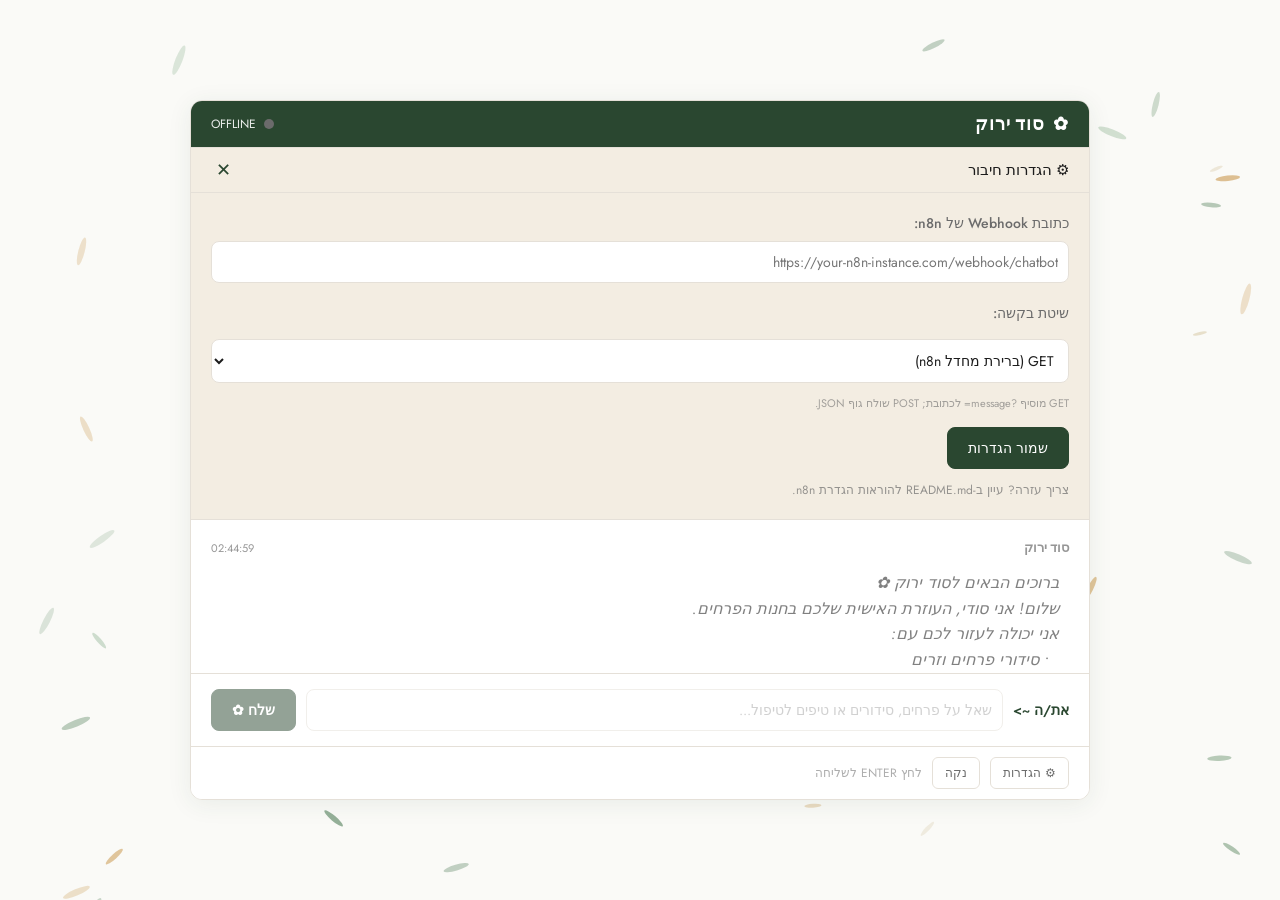
<file: index.html>
<!DOCTYPE html>
<html lang="he" dir="rtl">
<head>
    <meta charset="UTF-8">
    <meta name="viewport" content="width=device-width, initial-scale=1.0">
    <title>סוד ירוק — עוזר חנות פרחים</title>
    <link rel="preconnect" href="https://fonts.googleapis.com">
    <link rel="preconnect" href="https://fonts.gstatic.com" crossorigin>
    <link href="https://fonts.googleapis.com/css2?family=Cormorant+Garamond:ital,wght@0,400;0,600;0,700;1,400&family=Jost:wght@300;400;500;600&display=swap" rel="stylesheet">
    <link rel="stylesheet" href="styles.css">
</head>
<body>
    <!-- Floating petal background effect -->
    <canvas id="petalCanvas" class="petal-canvas"></canvas>

    <!-- Main terminal container -->
    <div class="terminal-container">
        <!-- Terminal header -->
        <div class="terminal-header">
            <div class="terminal-title">
                <span class="terminal-icon">✿</span>
                <span>סוד ירוק</span>
            </div>
            <div class="terminal-status">
                <span class="status-indicator" id="statusIndicator"></span>
                <span id="statusText">לא מחובר</span>
            </div>
        </div>

        <!-- Configuration panel -->
        <div class="config-panel" id="configPanel">
            <div class="config-header">
                <span>⚙ הגדרות חיבור</span>
                <button class="config-toggle" id="configToggle">✕</button>
            </div>
            <div class="config-content">
                <label for="webhookUrl">כתובת Webhook של n8n:</label>
                <input
                    type="text"
                    id="webhookUrl"
                    placeholder="https://your-n8n-instance.com/webhook/chatbot"
                    autocomplete="off"
                >
                <div class="config-method">
                    <label for="httpMethod">שיטת בקשה:</label>
                    <select id="httpMethod" class="config-select">
                        <option value="GET" selected>GET (ברירת מחדל n8n)</option>
                        <option value="POST">POST</option>
                    </select>
                    <p class="config-hint-small">GET מוסיף ?message= לכתובת; POST שולח גוף JSON.</p>
                </div>
                <button id="saveConfig" class="config-save-btn">שמור הגדרות</button>
                <p class="config-hint">צריך עזרה? עיין ב-README.md להוראות הגדרת n8n.</p>
            </div>
        </div>

        <!-- Messages container -->
        <div class="terminal-body" id="terminalBody">
            <div class="message-container" id="messageContainer">
                <!-- Messages will be appended here -->
            </div>
        </div>

        <!-- Input area -->
        <div class="terminal-input">
            <span class="prompt">את/ה ~></span>
            <input
                type="text"
                id="messageInput"
                class="input-field"
                placeholder="שאל על פרחים, סידורים או טיפים לטיפול..."
                autocomplete="off"
                disabled
            >
            <button id="sendButton" class="send-btn" disabled>שלח ✿</button>
        </div>

        <!-- Footer controls (config + clear buttons) -->
        <div class="terminal-footer">
            <button id="configButton" class="footer-btn">⚙ הגדרות</button>
            <button id="clearButton" class="footer-btn">נקה</button>
            <span class="footer-info">לחץ ENTER לשליחה</span>
        </div>
    </div>

    <script src="script.js"></script>
</body>
</html>
</file>
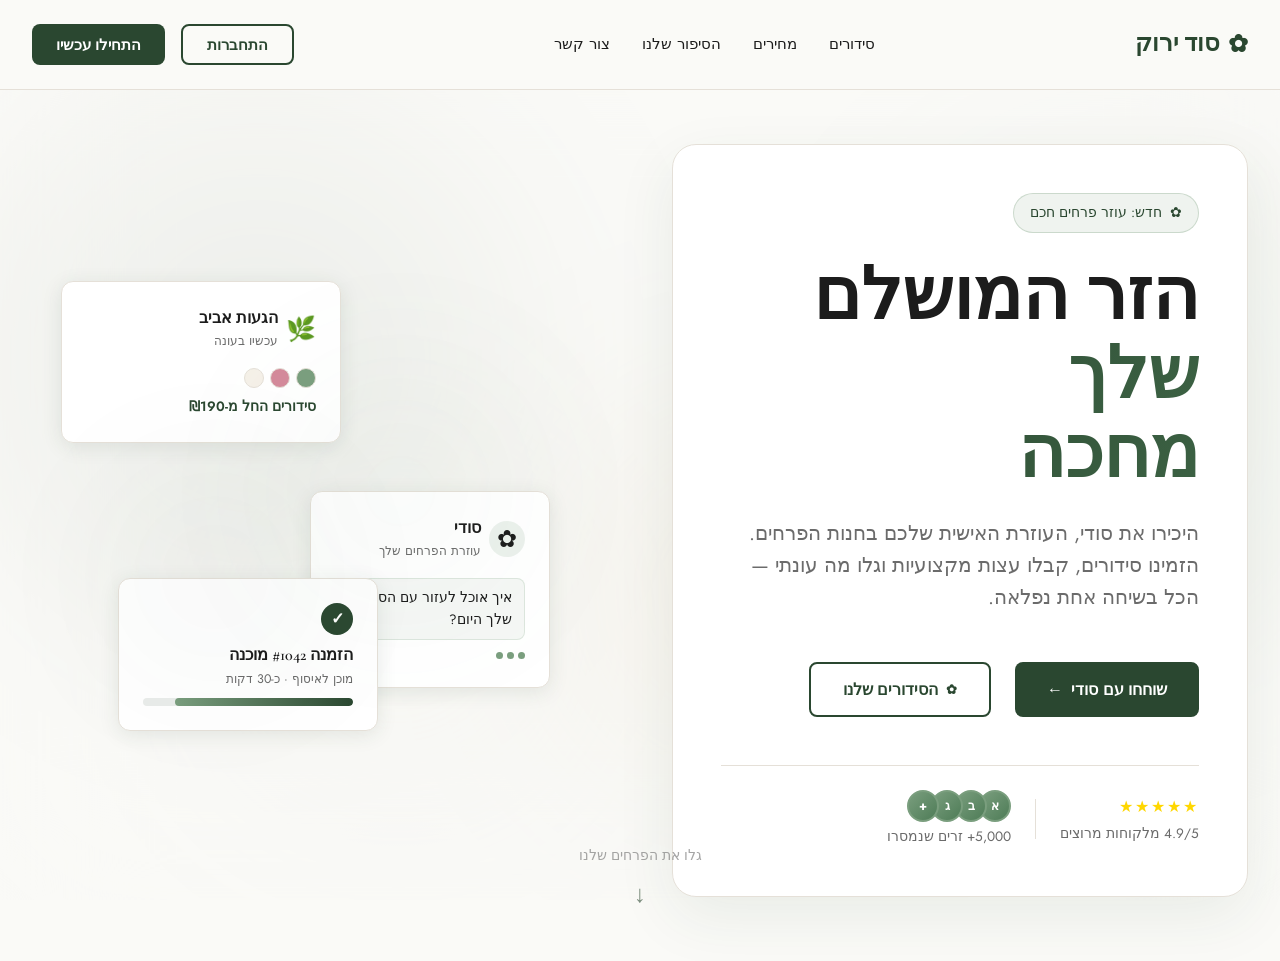
<file: landing.html>
<!DOCTYPE html>
<html lang="he" dir="rtl">
<head>
    <meta charset="UTF-8">
    <meta name="viewport" content="width=device-width, initial-scale=1.0">
    <title>סוד ירוק — עוזר חנות הפרחים שלך</title>
    <link rel="preconnect" href="https://fonts.googleapis.com">
    <link rel="preconnect" href="https://fonts.gstatic.com" crossorigin>
    <link href="https://fonts.googleapis.com/css2?family=Cormorant+Garamond:ital,wght@0,400;0,600;0,700;1,400&family=Jost:wght@300;400;500;600&display=swap" rel="stylesheet">
    <link rel="stylesheet" href="landing-styles.css">
</head>
<body>
    <!-- Animated gradient mesh background -->
    <canvas id="gradientCanvas" class="gradient-canvas"></canvas>

    <!-- Navigation -->
    <nav class="navbar">
        <div class="nav-container">
            <div class="nav-logo">
                <span class="logo-icon">✿</span>
                <span class="logo-text">סוד ירוק</span>
            </div>
            <div class="nav-links">
                <a href="#features">סידורים</a>
                <a href="#pricing">מחירים</a>
                <a href="#about">הסיפור שלנו</a>
                <a href="#contact">צור קשר</a>
            </div>
            <div class="nav-actions">
                <button class="nav-btn-secondary">התחברות</button>
                <button class="nav-btn-primary">התחילו עכשיו</button>
            </div>
        </div>
    </nav>

    <!-- Hero Section -->
    <section class="hero-section">
        <div class="hero-container">
            <!-- Left: Content -->
            <div class="hero-content">
                <div class="glass-card">
                    <div class="badge">
                        <span class="badge-icon">✿</span>
                        <span>חדש: עוזר פרחים חכם</span>
                    </div>

                    <h1 class="hero-title">
                        הזר המושלם
                        <span class="gradient-text">שלך</span>
                        <span class="gradient-text">מחכה</span>
                    </h1>

                    <p class="hero-subtitle">
                        היכירו את סודי, העוזרת האישית שלכם בחנות הפרחים. הזמינו סידורים, קבלו עצות מקצועיות וגלו מה עונתי — הכל בשיחה אחת נפלאה.
                    </p>

                    <div class="hero-cta">
                        <button class="btn-primary" id="primaryCTA">
                            <span>שוחחו עם סודי</span>
                            <span class="btn-arrow">←</span>
                        </button>
                        <button class="btn-secondary">
                            <span class="play-icon">✿</span>
                            <span>הסידורים שלנו</span>
                        </button>
                    </div>

                    <div class="hero-social-proof">
                        <div class="rating">
                            <div class="stars">★★★★★</div>
                            <span class="rating-text">4.9/5 מלקוחות מרוצים</span>
                        </div>
                        <div class="divider"></div>
                        <div class="users">
                            <div class="user-avatars">
                                <div class="avatar">א</div>
                                <div class="avatar">ב</div>
                                <div class="avatar">ג</div>
                                <div class="avatar">+</div>
                            </div>
                            <span class="users-text">5,000+ זרים שנמסרו</span>
                        </div>
                    </div>
                </div>
            </div>

            <!-- Right: Floating Cards -->
            <div class="hero-visual">
                <div class="card card-1 floating-card">
  <div class="card-header">
    <span class="card-icon">🌿</span>
    <div>
      <div class="card-title">הגעות אביב</div>
      <div class="card-subtitle">עכשיו בעונה</div>
    </div>
  </div>
  <div class="card-swatches">
    <span class="swatch" style="background:#7A9E7E"></span>
    <span class="swatch" style="background:#D4899A"></span>
    <span class="swatch" style="background:#F5F0E8"></span>
  </div>
  <div class="card-price">סידורים החל מ-₪190</div>
</div>

                <div class="card card-2 floating-card">
  <div class="card-header">
    <span class="card-avatar">✿</span>
    <div>
      <div class="card-title">סודי</div>
      <div class="card-subtitle">עוזרת הפרחים שלך</div>
    </div>
  </div>
  <div class="card-bubble">איך אוכל לעזור עם הסידור שלך היום?</div>
  <div class="typing-dots"><span></span><span></span><span></span></div>
</div>

                <div class="card card-3 floating-card">
  <div class="card-check">✓</div>
  <div class="card-title">הזמנה #1042 מוכנה</div>
  <div class="card-subtitle">מוכן לאיסוף · כ-30 דקות</div>
  <div class="card-progress">
    <div class="card-progress-bar" style="width:85%"></div>
  </div>
</div>

                <!-- Decorative elements -->
                <div class="glow-orb orb-1"></div>
                <div class="glow-orb orb-2"></div>
            </div>
        </div>

        <!-- Scroll indicator -->
        <div class="scroll-indicator">
            <span class="scroll-text">גלו את הפרחים שלנו</span>
            <div class="scroll-arrow">↓</div>
        </div>
    </section>

    <script src="landing-script.js"></script>
</body>
</html>
</file>
<file: styles.css>
/* Petal & Bloom Flower Shop Assistant Styles */

@import url('https://fonts.googleapis.com/css2?family=Cormorant+Garamond:ital,wght@0,400;0,600;0,700;1,400&family=Jost:wght@300;400;500;600&display=swap');

* {
    margin: 0;
    padding: 0;
    box-sizing: border-box;
}

:root {
    --green-deep: #2A4730;
    --green-mid: #4E7C57;
    --green-sage: #7A9E7E;
    --gold: #C9964A;
    --cream: #FAFAF7;
    --cream-warm: #F3EDE2;
    --white: #FFFFFF;
    --charcoal: #1C1C1C;
    --mid-gray: #6B6B6B;
    --light-border: #E5E0D8;
}

body {
    font-family: 'Jost', 'Segoe UI', sans-serif;
    background-color: #FAFAF7;
    color: #1C1C1C;
    overflow: hidden;
    height: 100vh;
    display: flex;
    align-items: center;
    justify-content: center;
}

/* Floating petal background effect */
.petal-canvas {
    position: fixed;
    top: 0;
    left: 0;
    width: 100%;
    height: 100%;
    pointer-events: none;
    z-index: 0;
    background: #FAFAF7;
}

/* Terminal container */
.terminal-container {
    position: relative;
    width: 90%;
    max-width: 900px;
    height: 85vh;
    max-height: 700px;
    background: #FFFFFF;
    border: 1px solid var(--light-border);
    border-radius: 12px;
    box-shadow: 0 4px 24px rgba(42, 71, 48, 0.08);
    display: flex;
    flex-direction: column;
    overflow: hidden;
    z-index: 1;
}

/* Terminal header */
.terminal-header {
    background: var(--green-deep);
    padding: 12px 20px;
    border-bottom: 1px solid var(--light-border);
    display: flex;
    justify-content: space-between;
    align-items: center;
}

.terminal-title {
    font-family: 'Cormorant Garamond', serif;
    font-size: 18px;
    font-weight: 700;
    color: #FFFFFF;
    letter-spacing: 0.05em;
    display: flex;
    align-items: center;
    gap: 8px;
}

.terminal-icon {
    animation: sparkle 2.5s ease-in-out infinite;
    display: inline-block;
}

.terminal-status {
    display: flex;
    align-items: center;
    gap: 8px;
    font-size: 12px;
    color: rgba(255, 255, 255, 0.9);
}

.status-indicator {
    width: 10px;
    height: 10px;
    border-radius: 50%;
    background-color: #6B6B6B;
}

.status-indicator.online {
    background-color: var(--gold);
    animation: pulse 2s infinite;
}

/* Configuration panel */
.config-panel {
    background: var(--cream-warm);
    border-bottom: 1px solid var(--light-border);
    max-height: 0;
    overflow: hidden;
    transition: max-height 0.3s ease;
}

.config-panel.show {
    max-height: 420px;
    overflow-y: auto;
}

.config-header {
    padding: 10px 20px;
    display: flex;
    justify-content: space-between;
    align-items: center;
    border-bottom: 1px solid var(--light-border);
    font-family: 'Cormorant Garamond', serif;
    font-size: 15px;
    color: var(--charcoal);
}

.config-toggle {
    background: none;
    border: none;
    color: var(--green-deep);
    cursor: pointer;
    font-size: 18px;
    padding: 0;
    width: 24px;
    height: 24px;
}

.config-toggle:hover {
    color: var(--charcoal);
}

.config-content {
    padding: 20px;
}

.config-content label {
    display: block;
    margin-bottom: 8px;
    font-size: 14px;
    color: var(--mid-gray);
    font-weight: 500;
}

.config-content input {
    width: 100%;
    background: var(--white);
    border: 1px solid var(--light-border);
    color: var(--charcoal);
    padding: 10px;
    font-family: 'Jost', sans-serif;
    font-size: 14px;
    border-radius: 8px;
    margin-bottom: 12px;
}

.config-content input:focus {
    outline: none;
    box-shadow: 0 0 0 3px rgba(78, 124, 87, 0.15);
    border-color: var(--green-mid);
}

.config-save-btn {
    background: var(--green-deep);
    border: 1px solid var(--green-deep);
    color: var(--white);
    padding: 10px 20px;
    cursor: pointer;
    font-family: 'Jost', sans-serif;
    font-size: 14px;
    font-weight: 500;
    border-radius: 8px;
    transition: all 0.2s;
}

.config-save-btn:hover {
    background: var(--green-mid);
    border-color: var(--green-mid);
}

.config-hint {
    margin-top: 12px;
    font-size: 12px;
    opacity: 0.7;
    color: var(--mid-gray);
}

.config-method {
    margin-bottom: 1rem;
    margin-top: 0.5rem;
}

.config-select {
    width: 100%;
    padding: 10px;
    background: var(--white);
    border: 1px solid var(--light-border);
    color: var(--charcoal);
    font-family: 'Jost', sans-serif;
    font-size: 14px;
    margin-top: 8px;
    margin-bottom: 8px;
    border-radius: 8px;
    cursor: pointer;
}

.config-select:focus {
    outline: none;
    box-shadow: 0 0 0 3px rgba(78, 124, 87, 0.15);
    border-color: var(--green-mid);
}

.config-hint-small {
    font-size: 11px;
    opacity: 0.6;
    margin-top: 4px;
    margin-bottom: 0;
    color: var(--mid-gray);
}

/* Terminal body (messages area) */
.terminal-body {
    flex: 1;
    overflow-y: auto;
    padding: 20px;
    background: var(--white);
}

.terminal-body::-webkit-scrollbar {
    width: 8px;
}

.terminal-body::-webkit-scrollbar-track {
    background: var(--cream-warm);
    border-radius: 4px;
}

.terminal-body::-webkit-scrollbar-thumb {
    background: rgba(122, 158, 126, 0.4);
    border-radius: 4px;
}

.terminal-body::-webkit-scrollbar-thumb:hover {
    background: var(--green-sage);
}

.message-container {
    display: flex;
    flex-direction: column;
    gap: 12px;
}

/* Message styles */
.message {
    display: flex;
    flex-direction: column;
    gap: 4px;
    animation: fadeIn 0.3s ease;
}

.message-header {
    display: flex;
    justify-content: space-between;
    align-items: center;
    font-size: 12px;
    opacity: 0.7;
    color: var(--mid-gray);
}

.message-sender {
    font-weight: 600;
    font-family: 'Cormorant Garamond', serif;
    font-size: 13px;
}

.message-time {
    font-size: 11px;
}

.message-content {
    padding: 10px;
    border-left: 2px solid var(--green-sage);
    padding-left: 12px;
    line-height: 1.6;
    color: var(--charcoal);
    white-space: pre-wrap;
}

.message.user .message-content {
    border-left-color: var(--green-sage);
    background: rgba(122, 158, 126, 0.06);
    border-radius: 0 6px 6px 0;
}

.message.bot .message-content {
    border-left-color: var(--green-deep);
    background: rgba(42, 71, 48, 0.04);
    border-radius: 0 6px 6px 0;
}

.message.system .message-content {
    border-left: none;
    color: var(--mid-gray);
    font-style: italic;
    opacity: 0.85;
    background: none;
    border-radius: 0 6px 6px 0;
    padding-left: 10px;
}

.message.error .message-content {
    border-left-color: #B85450;
    color: #8B3A38;
    background: rgba(184, 84, 80, 0.06);
    border-radius: 0 6px 6px 0;
}

/* Typing indicator */
.typing-indicator {
    display: inline-block;
}

.typing-indicator::after {
    content: '✿';
    animation: sparkle 0.9s ease-in-out infinite;
    display: inline-block;
}

/* Terminal input */
.terminal-input {
    display: flex;
    align-items: center;
    gap: 10px;
    padding: 15px 20px;
    background: #FFFFFF;
    border-top: 1px solid var(--light-border);
}

.prompt {
    font-weight: 600;
    white-space: nowrap;
    color: var(--green-deep);
    font-size: 14px;
}

.input-field {
    flex: 1;
    background: var(--white);
    border: 1px solid var(--light-border);
    color: var(--charcoal);
    padding: 10px;
    font-family: 'Jost', sans-serif;
    font-size: 14px;
    border-radius: 8px;
}

.input-field:focus {
    outline: none;
    box-shadow: 0 0 0 3px rgba(78, 124, 87, 0.15);
    border-color: var(--green-mid);
}

.input-field:disabled {
    opacity: 0.5;
    cursor: not-allowed;
}

.input-field::placeholder {
    color: rgba(28, 28, 28, 0.4);
}

.send-btn {
    background: var(--green-deep);
    border: 1px solid var(--green-deep);
    color: var(--white);
    padding: 10px 20px;
    cursor: pointer;
    font-family: 'Jost', sans-serif;
    font-size: 14px;
    font-weight: 600;
    border-radius: 8px;
    transition: all 0.2s;
}

.send-btn:hover:not(:disabled) {
    background: var(--green-mid);
    border-color: var(--green-mid);
    transform: translateY(-1px);
}

.send-btn:disabled {
    opacity: 0.5;
    cursor: not-allowed;
}

/* Terminal footer */
.terminal-footer {
    display: flex;
    align-items: center;
    gap: 10px;
    padding: 10px 20px;
    background: #FFFFFF;
    border-top: 1px solid var(--light-border);
    font-size: 12px;
}

.footer-btn {
    background: none;
    border: 1px solid var(--light-border);
    color: var(--mid-gray);
    padding: 6px 12px;
    cursor: pointer;
    font-family: 'Jost', sans-serif;
    font-size: 12px;
    border-radius: 6px;
    transition: all 0.2s;
}

.footer-btn:hover {
    background: rgba(122, 158, 126, 0.1);
    border-color: var(--green-sage);
    color: var(--green-deep);
}

.footer-info {
    margin-left: auto;
    opacity: 0.55;
    color: var(--mid-gray);
}

/* Animations */
@keyframes sparkle {
    0%, 100% {
        opacity: 1;
        transform: scale(1);
    }
    50% {
        opacity: 0.8;
        transform: scale(1.15);
    }
}

@keyframes pulse {
    0%, 100% { opacity: 1; }
    50% { opacity: 0.5; }
}

@keyframes fadeIn {
    from {
        opacity: 0;
        transform: translateY(-10px);
    }
    to {
        opacity: 1;
        transform: translateY(0);
    }
}

/* Responsive design */
@media (max-width: 768px) {
    .terminal-container {
        width: 95%;
        height: 90vh;
        max-height: none;
        border-radius: 4px;
    }

    .terminal-header {
        padding: 10px 15px;
    }

    .terminal-title {
        font-size: 14px;
    }

    .terminal-status {
        font-size: 11px;
    }

    .terminal-input {
        flex-wrap: wrap;
        padding: 12px 15px;
    }

    .prompt {
        display: none;
    }

    .send-btn {
        width: 100%;
        margin-top: 8px;
    }

    .footer-info {
        display: none;
    }

    .config-content {
        padding: 15px;
    }
}

@media (max-width: 480px) {
    .terminal-title span:not(.terminal-icon) {
        font-size: 12px;
    }

    .footer-btn {
        font-size: 11px;
        padding: 5px 10px;
    }
}
</file>
<file: landing-styles.css>
/* Landing Page - Petal & Bloom Flower Shop Styles */

* {
    margin: 0;
    padding: 0;
    box-sizing: border-box;
}

:root {
    /* Botanical Palette */
    --green-deep: #2A4730;
    --green-mid: #4E7C57;
    --green-sage: #7A9E7E;
    --gold: #C9964A;
    --cream: #FAFAF7;
    --cream-warm: #F3EDE2;
    --white: #FFFFFF;
    --charcoal: #1C1C1C;
    --mid-gray: #6B6B6B;
    --light-border: #E5E0D8;

    /* Spacing */
    --spacing-xs: 0.5rem;
    --spacing-sm: 1rem;
    --spacing-md: 1.5rem;
    --spacing-lg: 2rem;
    --spacing-xl: 3rem;
    --spacing-2xl: 4rem;
}

body {
    font-family: 'Jost', 'Segoe UI', Tahoma, Geneva, Verdana, sans-serif;
    background-color: #FAFAF7;
    color: var(--charcoal);
    overflow-x: hidden;
    line-height: 1.6;
}

/* Animated Gradient Canvas Background */
.gradient-canvas {
    position: fixed;
    top: 0;
    left: 0;
    width: 100%;
    height: 100%;
    z-index: 0;
    opacity: 0.3;
    background: var(--cream);
}

/* Navigation */
.navbar {
    position: fixed;
    top: 0;
    left: 0;
    right: 0;
    z-index: 100;
    padding: var(--spacing-md) 0;
    backdrop-filter: blur(12px);
    background: rgba(250, 250, 247, 0.95);
    border-bottom: 1px solid var(--light-border);
}

.nav-container {
    max-width: 1400px;
    margin: 0 auto;
    padding: 0 var(--spacing-lg);
    display: flex;
    justify-content: space-between;
    align-items: center;
}

.nav-logo {
    display: flex;
    align-items: center;
    gap: var(--spacing-xs);
    font-size: 1.5rem;
    font-weight: bold;
}

.logo-icon {
    color: var(--green-deep);
    animation: pulse 2s infinite;
}

.logo-text {
    font-family: 'Cormorant Garamond', serif;
    color: var(--green-deep);
}

.nav-links {
    display: flex;
    gap: var(--spacing-lg);
}

.nav-links a {
    color: var(--charcoal);
    text-decoration: none;
    font-size: 0.95rem;
    font-weight: 500;
    transition: color 0.3s ease;
    position: relative;
}

.nav-links a:hover {
    color: var(--green-deep);
}

.nav-links a::after {
    content: '';
    position: absolute;
    bottom: -4px;
    left: 0;
    width: 0;
    height: 2px;
    background: var(--green-deep);
    transition: width 0.3s ease;
}

.nav-links a:hover::after {
    width: 100%;
}

.nav-actions {
    display: flex;
    gap: var(--spacing-sm);
}

.nav-btn-secondary,
.nav-btn-primary {
    padding: 0.6rem 1.5rem;
    border-radius: 8px;
    font-size: 0.95rem;
    font-weight: 600;
    cursor: pointer;
    transition: all 0.3s ease;
    border: none;
}

.nav-btn-secondary {
    background: transparent;
    color: var(--green-deep);
    border: 2px solid var(--green-deep);
}

.nav-btn-secondary:hover {
    background: var(--green-deep);
    color: var(--white);
}

.nav-btn-primary {
    background: var(--green-deep);
    color: var(--white);
}

.nav-btn-primary:hover {
    background: var(--green-mid);
    transform: translateY(-2px);
}

/* Hero Section */
.hero-section {
    position: relative;
    min-height: 100vh;
    display: flex;
    align-items: center;
    justify-content: center;
    padding: var(--spacing-2xl) var(--spacing-lg);
    padding-top: calc(80px + var(--spacing-2xl));
    z-index: 1;
}

.hero-container {
    max-width: 1400px;
    width: 100%;
    display: grid;
    grid-template-columns: 1fr 1fr;
    gap: var(--spacing-2xl);
    align-items: center;
}

/* Hero Content (Left) */
.hero-content {
    animation: slideInLeft 0.8s ease-out;
}

.glass-card {
    background: #FFFFFF;
    border-radius: 24px;
    border: 1px solid var(--light-border);
    padding: var(--spacing-xl);
    box-shadow: 0 20px 60px rgba(42, 71, 48, 0.08);
}

.badge {
    display: inline-flex;
    align-items: center;
    gap: var(--spacing-xs);
    background: rgba(122, 158, 126, 0.12);
    border: 1px solid rgba(122, 158, 126, 0.3);
    padding: 0.5rem 1rem;
    border-radius: 50px;
    font-size: 0.85rem;
    color: var(--green-deep);
    margin-bottom: var(--spacing-md);
    animation: fadeIn 0.6s ease-out 0.3s backwards;
}

.badge-icon {
    animation: sparkle 2s infinite;
}

.hero-title {
    font-family: 'Cormorant Garamond', serif;
    font-size: 4.5rem;
    font-weight: 700;
    line-height: 1.1;
    margin-bottom: var(--spacing-md);
    color: var(--charcoal);
    animation: fadeIn 0.6s ease-out 0.4s backwards;
}

.gradient-text {
    display: block;
    background: linear-gradient(135deg, var(--green-deep), var(--green-mid));
    -webkit-background-clip: text;
    -webkit-text-fill-color: transparent;
    background-clip: text;
    background-size: 200% 200%;
    animation: gradientShift 3s ease infinite;
}

.hero-subtitle {
    font-size: 1.25rem;
    color: var(--mid-gray);
    line-height: 1.6;
    margin-bottom: var(--spacing-xl);
    animation: fadeIn 0.6s ease-out 0.5s backwards;
}

.hero-cta {
    display: flex;
    gap: var(--spacing-md);
    margin-bottom: var(--spacing-xl);
    animation: fadeIn 0.6s ease-out 0.6s backwards;
}

.btn-primary,
.btn-secondary {
    display: flex;
    align-items: center;
    gap: var(--spacing-xs);
    padding: 1rem 2rem;
    border-radius: 8px;
    font-size: 1rem;
    font-weight: 700;
    cursor: pointer;
    transition: all 0.3s ease;
    border: none;
    white-space: nowrap;
}

.btn-primary {
    background: var(--green-deep);
    color: var(--white);
    position: relative;
    overflow: hidden;
}

.btn-primary::before {
    content: '';
    position: absolute;
    top: 50%;
    left: 50%;
    width: 0;
    height: 0;
    border-radius: 50%;
    background: rgba(255, 255, 255, 0.2);
    transform: translate(-50%, -50%);
    transition: width 0.6s, height 0.6s;
}

.btn-primary:hover::before {
    width: 300px;
    height: 300px;
}

.btn-primary:hover {
    background: var(--green-mid);
    transform: translateY(-3px);
}

.btn-arrow {
    transition: transform 0.3s ease;
}

.btn-primary:hover .btn-arrow {
    transform: translateX(4px);
}

.btn-secondary {
    background: transparent;
    color: var(--green-deep);
    border: 2px solid var(--green-deep);
}

.btn-secondary:hover {
    background: var(--green-deep);
    color: var(--white);
    transform: translateY(-3px);
}

.play-icon {
    font-size: 0.8rem;
}

/* Hero Social Proof */
.hero-social-proof {
    display: flex;
    align-items: center;
    gap: var(--spacing-md);
    padding-top: var(--spacing-md);
    border-top: 1px solid var(--light-border);
    animation: fadeIn 0.6s ease-out 0.7s backwards;
}

.rating {
    display: flex;
    flex-direction: column;
    gap: 0.25rem;
}

.stars {
    color: #FFD700;
    font-size: 1rem;
    letter-spacing: 2px;
}

.rating-text,
.users-text {
    font-size: 0.85rem;
    color: var(--mid-gray);
}

.divider {
    width: 1px;
    height: 40px;
    background: var(--light-border);
}

.users {
    display: flex;
    flex-direction: column;
    gap: 0.25rem;
}

.user-avatars {
    display: flex;
    margin-left: -8px;
}

.avatar {
    width: 32px;
    height: 32px;
    border-radius: 50%;
    background: linear-gradient(135deg, var(--green-sage), var(--green-mid));
    border: 2px solid var(--green-sage);
    display: flex;
    align-items: center;
    justify-content: center;
    font-size: 0.75rem;
    font-weight: bold;
    color: var(--white);
    margin-left: -8px;
}

/* Hero Visual (Right) */
.hero-visual {
    position: relative;
    height: 600px;
    animation: slideInRight 0.8s ease-out;
}

.floating-card {
    position: absolute;
    background: #FFFFFF;
    border-radius: 12px;
    border: 1px solid var(--light-border);
    padding: var(--spacing-md);
    box-shadow: 0 4px 20px rgba(42, 71, 48, 0.10);
    animation: float 6s ease-in-out infinite;
}

.card-1 {
    top: 10%;
    left: 5%;
    width: 280px;
    animation-delay: 0s;
}

.card-2 {
    top: 45%;
    right: 10%;
    width: 240px;
    animation-delay: 2s;
}

.card-3 {
    bottom: 15%;
    left: 15%;
    width: 260px;
    animation-delay: 4s;
}

/* New card element styles */
.card-header {
    display: flex;
    align-items: center;
    gap: var(--spacing-xs);
    margin-bottom: var(--spacing-sm);
}

.card-icon {
    font-size: 1.5rem;
}

.card-avatar {
    font-size: 1.5rem;
    width: 36px;
    height: 36px;
    background: rgba(122, 158, 126, 0.15);
    border-radius: 50%;
    display: flex;
    align-items: center;
    justify-content: center;
}

.card-title {
    font-family: 'Cormorant Garamond', serif;
    font-size: 1rem;
    font-weight: 600;
    color: var(--charcoal);
}

.card-subtitle {
    font-size: 0.78rem;
    color: var(--mid-gray);
    margin-top: 1px;
}

.card-swatches {
    display: flex;
    gap: 6px;
    margin-bottom: var(--spacing-xs);
}

.swatch {
    width: 20px;
    height: 20px;
    border-radius: 50%;
    display: inline-block;
    border: 1px solid var(--light-border);
}

.card-price {
    font-size: 0.85rem;
    color: var(--green-deep);
    font-weight: 600;
    margin-top: var(--spacing-xs);
}

.card-bubble {
    background: rgba(122, 158, 126, 0.08);
    border: 1px solid rgba(122, 158, 126, 0.2);
    border-radius: 8px;
    padding: 8px 12px;
    font-size: 0.85rem;
    color: var(--charcoal);
    margin-bottom: var(--spacing-xs);
}

.typing-dots {
    display: flex;
    gap: 4px;
    align-items: center;
    padding: 4px 0;
}

.typing-dots span {
    width: 7px;
    height: 7px;
    border-radius: 50%;
    background: var(--green-sage);
    animation: pulse 1.5s infinite;
}

.typing-dots span:nth-child(2) {
    animation-delay: 0.2s;
}

.typing-dots span:nth-child(3) {
    animation-delay: 0.4s;
}

.card-check {
    width: 32px;
    height: 32px;
    background: var(--green-deep);
    color: var(--white);
    border-radius: 50%;
    display: flex;
    align-items: center;
    justify-content: center;
    font-size: 1rem;
    font-weight: bold;
    margin-bottom: var(--spacing-xs);
}

.card-progress {
    height: 8px;
    background: rgba(42, 71, 48, 0.10);
    border-radius: 50px;
    overflow: hidden;
    margin-top: var(--spacing-xs);
}

.card-progress-bar {
    height: 100%;
    background: linear-gradient(90deg, var(--green-sage), var(--green-deep));
    border-radius: 50px;
    animation: progressGrow 2s ease-out;
}

/* Old card elements kept for any backwards compat */
.card-status {
    font-size: 0.75rem;
    padding: 0.25rem 0.75rem;
    border-radius: 50px;
    background: rgba(122, 158, 126, 0.12);
    color: var(--green-deep);
    border: 1px solid rgba(122, 158, 126, 0.3);
}

.card-chart {
    display: flex;
    gap: 8px;
    align-items: flex-end;
    height: 80px;
}

.chart-bar {
    flex: 1;
    background: linear-gradient(180deg, var(--green-sage), var(--green-deep));
    border-radius: 4px;
    animation: growBar 1.5s ease-out;
}

.card-message {
    display: flex;
    gap: 6px;
    padding: var(--spacing-sm) 0;
}

.message-dot {
    width: 8px;
    height: 8px;
    border-radius: 50%;
    background: var(--green-sage);
    animation: pulse 1.5s infinite;
}

.message-dot:nth-child(2) {
    animation-delay: 0.2s;
}

.message-dot:nth-child(3) {
    animation-delay: 0.4s;
}

.progress-bar {
    height: 100%;
    width: 75%;
    background: linear-gradient(90deg, var(--green-sage), var(--green-deep));
    border-radius: 50px;
    animation: progressGrow 2s ease-out;
}

/* Glow Orbs */
.glow-orb {
    position: absolute;
    border-radius: 50%;
    filter: blur(80px);
    animation: orbFloat 10s ease-in-out infinite;
}

.orb-1 {
    width: 300px;
    height: 300px;
    background: radial-gradient(circle, var(--green-sage), transparent);
    opacity: 0.06;
    top: 20%;
    right: 10%;
    animation-delay: 0s;
}

.orb-2 {
    width: 250px;
    height: 250px;
    background: radial-gradient(circle, var(--green-deep), transparent);
    opacity: 0.06;
    bottom: 20%;
    left: 10%;
    animation-delay: 5s;
}

/* Scroll Indicator */
.scroll-indicator {
    position: absolute;
    bottom: var(--spacing-xl);
    left: 50%;
    transform: translateX(-50%);
    display: flex;
    flex-direction: column;
    align-items: center;
    gap: var(--spacing-xs);
    opacity: 0.6;
    animation: fadeIn 1s ease-out 1s backwards;
}

.scroll-text {
    font-size: 0.85rem;
    color: var(--mid-gray);
}

.scroll-arrow {
    font-size: 1.5rem;
    animation: bounce 2s infinite;
    color: var(--green-deep);
}

/* Animations */
@keyframes slideInLeft {
    from {
        opacity: 0;
        transform: translateX(-50px);
    }
    to {
        opacity: 1;
        transform: translateX(0);
    }
}

@keyframes slideInRight {
    from {
        opacity: 0;
        transform: translateX(50px);
    }
    to {
        opacity: 1;
        transform: translateX(0);
    }
}

@keyframes fadeIn {
    from {
        opacity: 0;
        transform: translateY(20px);
    }
    to {
        opacity: 1;
        transform: translateY(0);
    }
}

@keyframes float {
    0%, 100% {
        transform: translateY(0) rotate(0deg);
    }
    50% {
        transform: translateY(-20px) rotate(2deg);
    }
}

@keyframes orbFloat {
    0%, 100% {
        transform: translate(0, 0) scale(1);
    }
    33% {
        transform: translate(30px, -30px) scale(1.1);
    }
    66% {
        transform: translate(-30px, 30px) scale(0.9);
    }
}

@keyframes pulse {
    0%, 100% {
        opacity: 1;
    }
    50% {
        opacity: 0.5;
    }
}

@keyframes bounce {
    0%, 100% {
        transform: translateY(0);
    }
    50% {
        transform: translateY(-10px);
    }
}

@keyframes gradientShift {
    0%, 100% {
        background-position: 0% 50%;
    }
    50% {
        background-position: 100% 50%;
    }
}

@keyframes sparkle {
    0%, 100% {
        opacity: 1;
        transform: scale(1);
    }
    50% {
        opacity: 0.7;
        transform: scale(1.2);
    }
}

@keyframes growBar {
    from {
        transform: scaleY(0);
    }
    to {
        transform: scaleY(1);
    }
}

@keyframes progressGrow {
    from {
        width: 0;
    }
    to {
        width: 85%;
    }
}

/* Responsive Design */
@media (max-width: 1024px) {
    .hero-container {
        grid-template-columns: 1fr;
        gap: var(--spacing-xl);
    }

    .hero-visual {
        height: 400px;
        order: -1;
    }

    .hero-title {
        font-size: 3.5rem;
    }
}

@media (max-width: 768px) {
    .nav-links {
        display: none;
    }

    .hero-title {
        font-size: 2.5rem;
    }

    .hero-subtitle {
        font-size: 1rem;
    }

    .hero-cta {
        flex-direction: column;
    }

    .btn-primary,
    .btn-secondary {
        width: 100%;
        justify-content: center;
    }

    .hero-social-proof {
        flex-direction: column;
        align-items: flex-start;
    }

    .divider {
        display: none;
    }

    .hero-visual {
        height: 300px;
    }

    .floating-card {
        transform: scale(0.8);
    }
}

@media (max-width: 480px) {
    .hero-title {
        font-size: 2rem;
    }

    .glass-card {
        padding: var(--spacing-md);
    }

    .nav-actions {
        gap: var(--spacing-xs);
    }

    .nav-btn-secondary,
    .nav-btn-primary {
        padding: 0.5rem 1rem;
        font-size: 0.85rem;
    }
}
</file>
